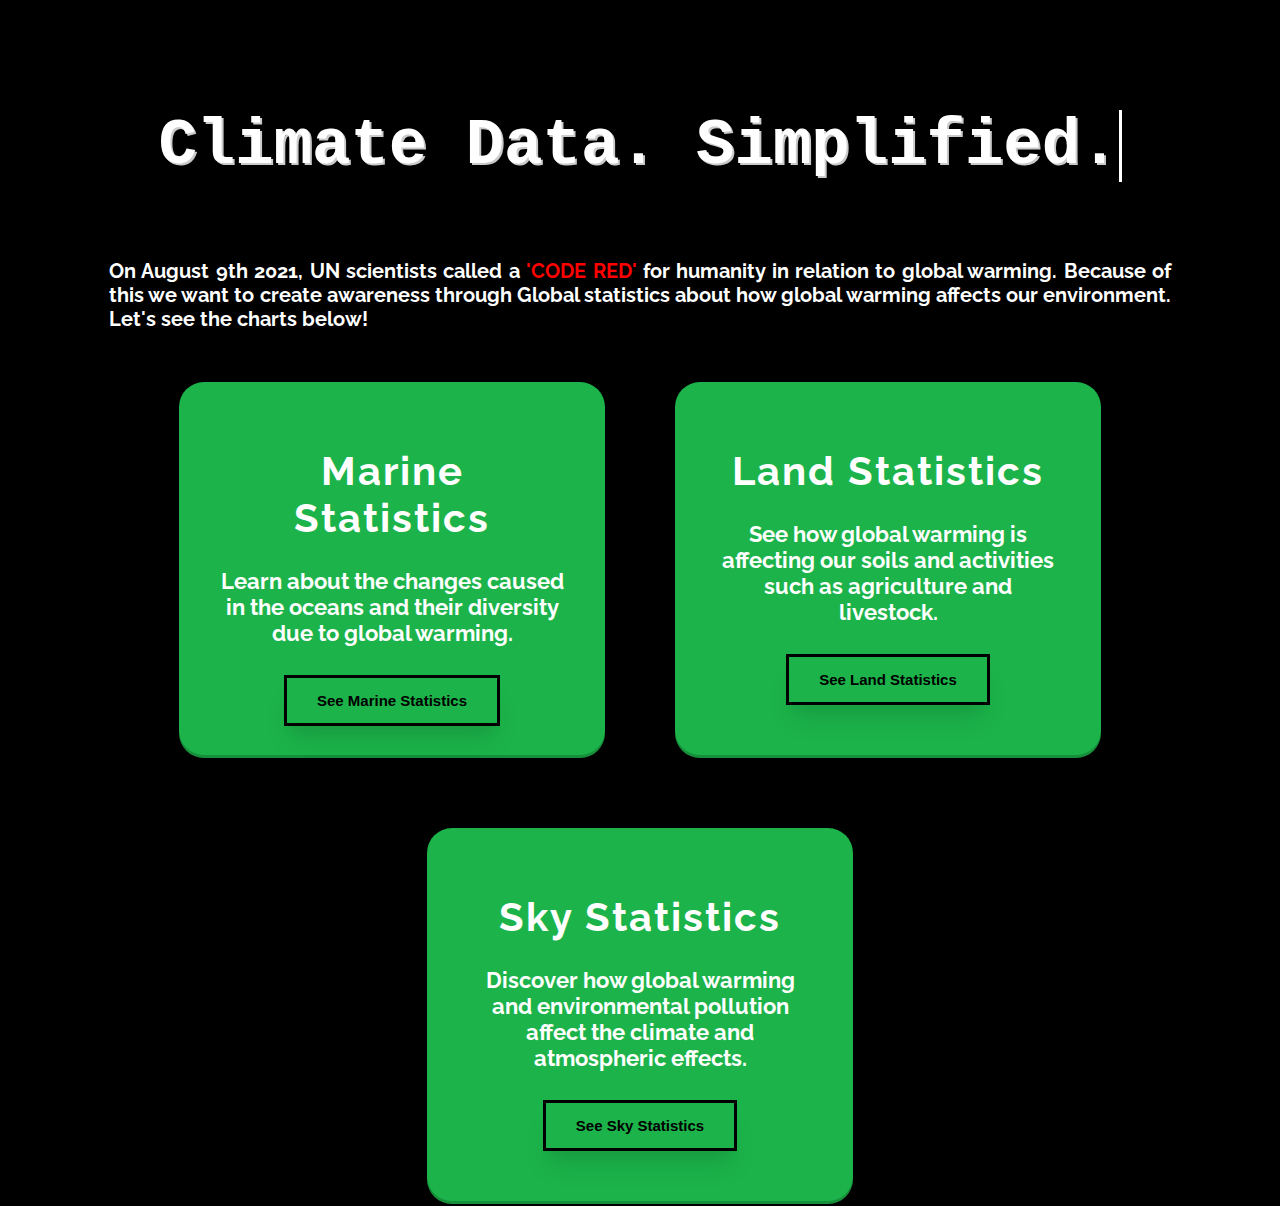
<file: Clima/index.html>
<!DOCTYPE html>
<html>
  <head>
    <link rel="stylesheet" href="style.css" />
    <link rel="preconnect" href="https://fonts.googleapis.com">
    <link rel="preconnect" href="https://fonts.gstatic.com" crossorigin>
    <link href="https://fonts.googleapis.com/css2?family=Raleway:wght@300&display=swap" rel="stylesheet">
    <link href="https://fonts.googleapis.com/css2?family=Playfair+Display:wght@400;588;676&display=swap" rel="stylesheet">
  </head>
 <!--Page body -->
<body bgcolor="black" text="white"> <meta name="viewport" content="width=device-width, initial-scale=1.0">  
   <!--Page title-->
    <h1 style="margin:60px; text-align:center; padding-top: 50px; font-size:25px; text-shadow: 2px 2px #ccc9c9" class="wrapper"><div class="typing-demo" id="welcome">Climate Data. Simplified.</div></h1>
   <!--containers/charts --> 
    <div class="container">
      <h2 style="text-align:justify;margin-left:8%;margin-right:8%">On August 9th 2021, UN scientists
         called a <font color="red">'CODE RED'</font> for humanity in relation to global warming. 
         Because of this we want to create awareness through Global statistics about how global warming
         affects our environment. Let's see the charts below&#33 
      </h2>
    <div class="card">
       
 <!--Water Section card-->
  <div class="cards" id="water"><header><h1 style="letter-spacing:2px">Marine Statistics</h1></header>
    <div><h3>Learn about the changes caused in the oceans and their diversity due to global warming.</h3></div>
    <div class="buttons"><a href="Melted Polar Ice Cap/index.html"><button>See Marine Statistics</button></a></div></div>
     <!--Land Section card-->
  <div class="cards" id="land"><header><h1 style="letter-spacing:2px">Land Statistics</h1></header>
    <div><h3>See how global warming is affecting our soils and activities such as agriculture and livestock.</h3></div>
   <!--Modal Button-->
    <div class="buttons"><a href="ClimateData/index.html"><button>See Land Statistics</button></a></div></div>
  <!--Sky Section card-->
      <div class="cards" id="sky"><header><h1 style="letter-spacing:2px">Sky Statistics</h1></header>
   <div><h3> Discover how global warming and environmental pollution affect the climate and atmospheric effects.</h3></div>
       <div class="buttons"><a href="AirQualityData/index.html"><button>See Sky Statistics</button></a></div></div>
  </div>
  </body>
  </html>
</file>
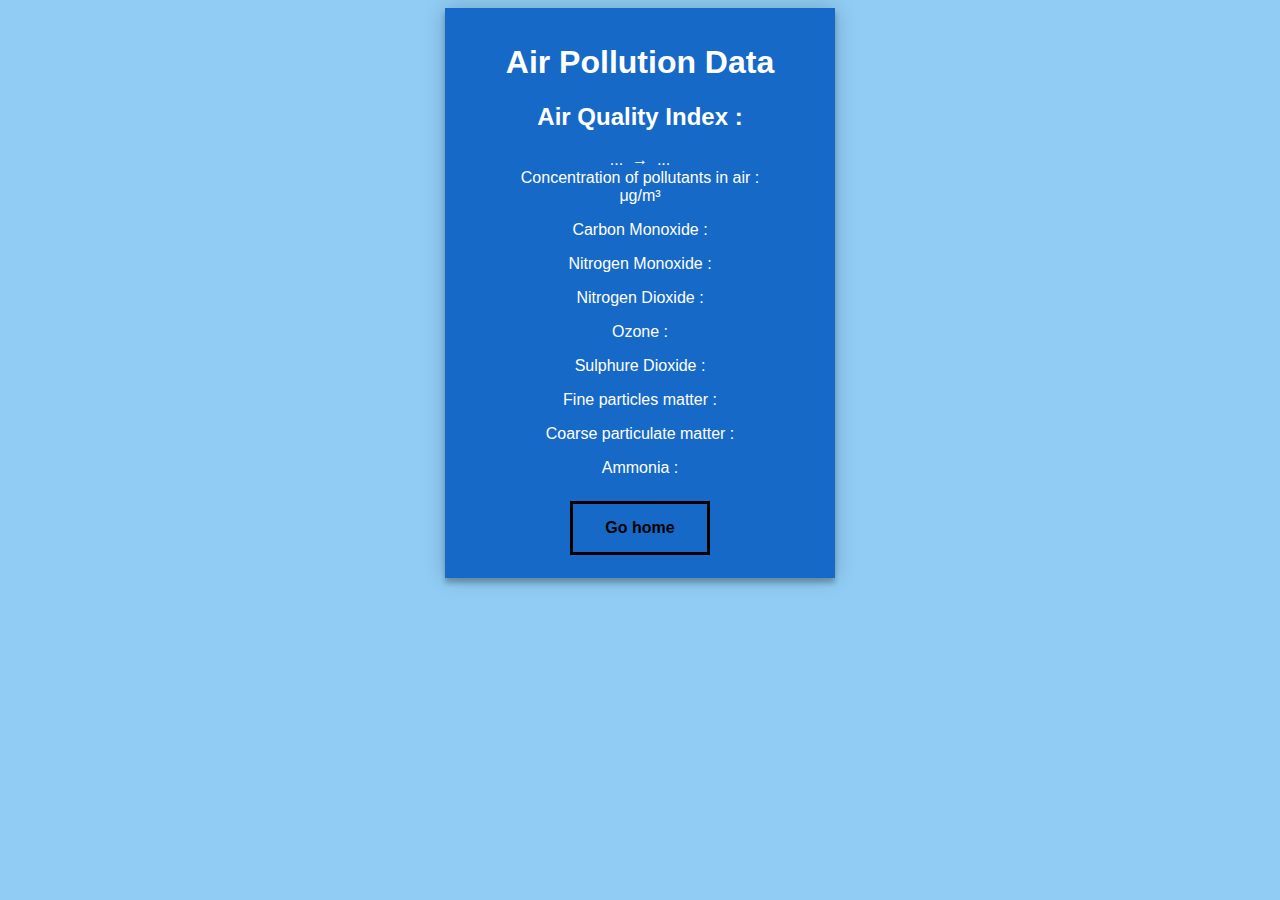
<file: Clima/AirQualityData/index.html>
<!DOCTYPE html>
<html>
<head>
	<meta charset="UTF-8">
	<meta name="viewport" content="width=device-width, initial-scale=1.0">
	<link rel="stylesheet" href="style.css" type="text/css"/>
	<!-- <link href="https://cdn.jsdelivr.net/npm/bootstrap@5.1.0/dist/css/bootstrap.min.css" rel="stylesheet" integrity="sha384-KyZXEAg3QhqLMpG8r+8fhAXLRk2vvoC2f3B09zVXn8CA5QIVfZOJ3BCsw2P0p/We" crossorigin="anonymous">
   <script src="https://cdn.jsdelivr.net/npm/bootstrap@5.1.0/dist/js/bootstrap.bundle.min.js" integrity="sha384-U1DAWAznBHeqEIlVSCgzq+c9gqGAJn5c/t99JyeKa9xxaYpSvHU5awsuZVVFIhvj" crossorigin="anonymous"></script>
	<title>Air Pollution Indicator</title> -->
	 <!-- <script src="https://cdnjs.cloudflare.com/ajax/libs/Chart.js/3.5.1/chart.min.js"></script> -->
	</head>
<body text="white">
	<div class="container">
		<h1 class="d-flex justify-content-center">Air Pollution Data</h1>
		<div class="air-info">
			<div class="d-flex justify-content-center">
			<h2 class="sub-heading">Air Quality Index :</h2>
			<span class="air-quality">...</span>
			<span class="arr">&nbsp;&rarr;&nbsp;</span>
			<span class="air-quality-status">...</span></div>
			<div class="d-flex justify-content-center">			<div class="component-container">
				<div class="row"><div class="col">Concentration of pollutants in air :</div>
				<div class="col">
					μg/m³
				  </div></div>
                 
				<div>
					<div class="row">
                      <div class="col"><p class="component-names">Carbon Monoxide :</p></div>
                      <div class="col"><span class="component-val" data-comp="co"></span></div>
					</div>
					
					
				</div>
				<div>
					<div class="row">
						<div class="col"><p class="component-names">Nitrogen Monoxide :</p></div>
						<div class="col"><span class="component-val" data-comp="no"></span>
						</div>
					</div>
				</div>
				<div>
					<div class="row"><div class="col">
						<p class="component-names">Nitrogen Dioxide :</p>

					</div>
				<div class="col">
					<span class="component-val" data-comp="no2"></span>

				</div></div>
				</div>
				<div>
					<div class="row"><div class="col">
						<p class="component-names">Ozone :</p>

					</div>
				<div class="col">
					<span class="component-val" data-comp="o3"></span>

				</div></div>
				</div>
				<div>
					<div class="row"><div class="col">
						<p class="component-names">Sulphure Dioxide :</p>
					</div>
				<div class="col">
					<span class="component-val" data-comp="so2"></span>

				</div></div>
				</div>
				<div>
<div class="row">
	<div class="col">
		<p class="component-names">Fine particles matter :</p>

	</div>
	<div class="col"><span class="component-val" data-comp="pm2_5"></span></div>
</div>					
				</div>
				<div>
					<div class="row">
                 <div class="col">
					<p class="component-names">Coarse particulate matter :</p>
                 
				 </div>
				  <div class="col">
					<span class="component-val" data-comp="pm10"></span>
				  </div>
					</div>
					
				</div>
				<div>
					<div class="row">
						<div class="col">	<p class="component-names">Ammonia :</p>
						</div>
						<div class="col">	<span class="component-val" data-comp="nh3"></span>
						</div>
						<div><a href="../index.html"><button hfrs="#">Go home</button></a></div>
					</div>
				</div>
				</div>
			</div>
		</div>
		</div>
	
	
      </div>
	  <script src="./script.js" defer></script>
</body>

</main>
</html>
</file>
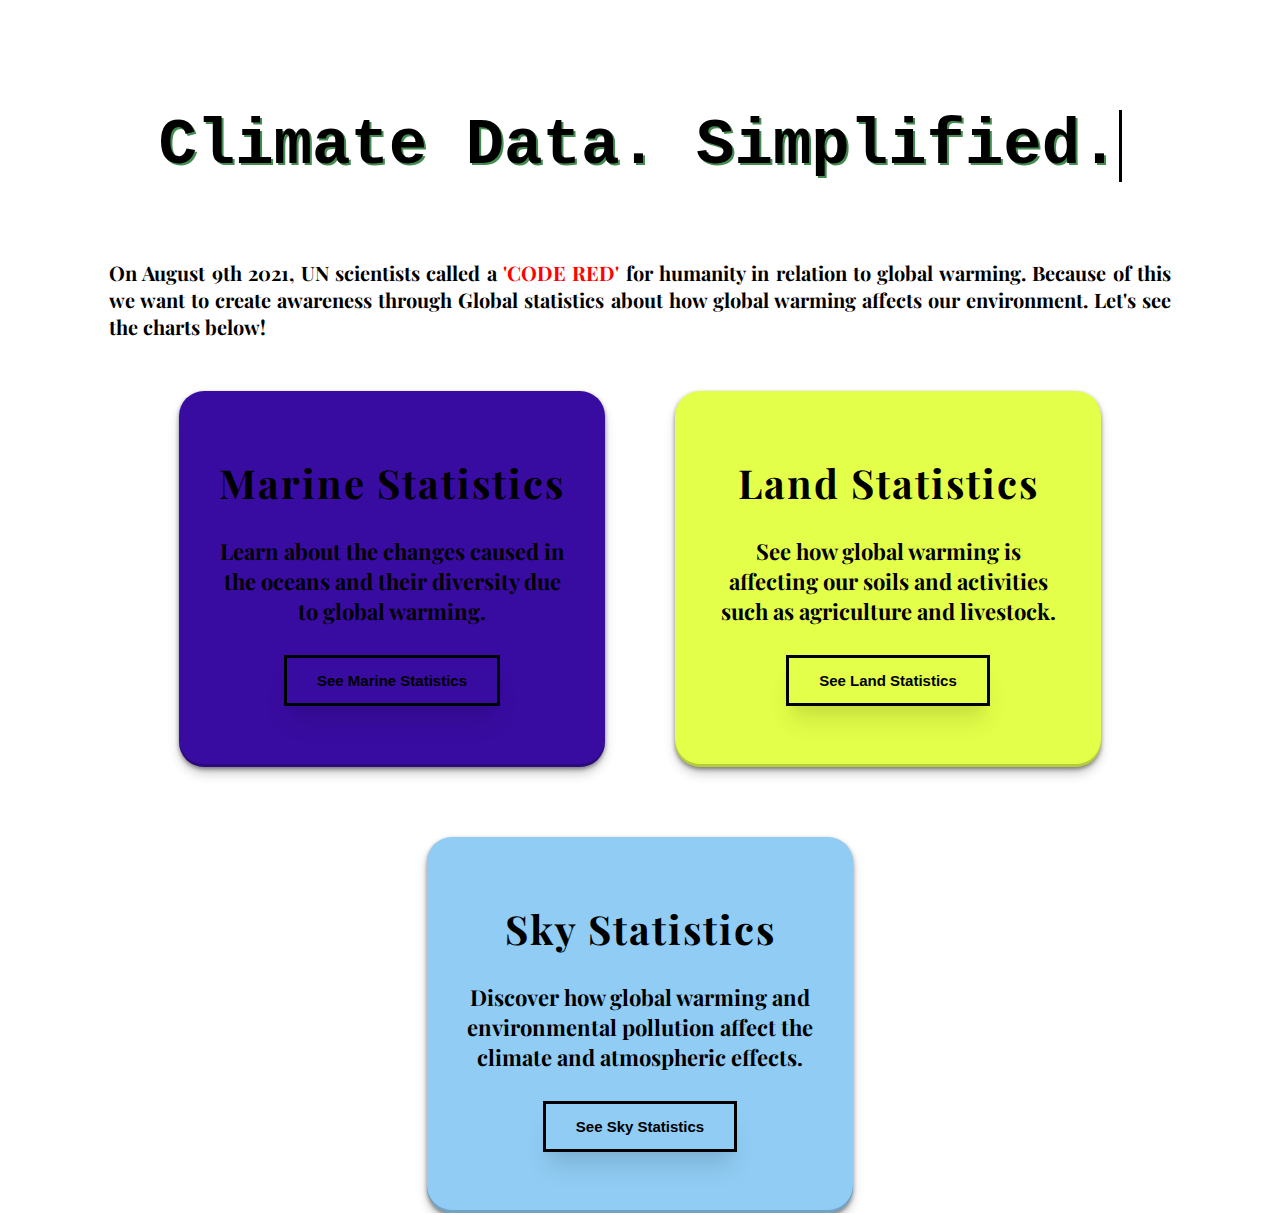
<file: Clima/api-main/index.html>
<!DOCTYPE html>
<html>
  <head>
    <link rel="stylesheet" href="style.css" />
    <link rel="preconnect" href="https://fonts.googleapis.com">
    <link rel="preconnect" href="https://fonts.gstatic.com" crossorigin>
    <link href="https://fonts.googleapis.com/css2?family=Playfair+Display:wght@600&display=swap" rel="stylesheet">
    <link rel="preconnect" href="https://fonts.googleapis.com">
<link rel="preconnect" href="https://fonts.gstatic.com" crossorigin>
<link href="https://fonts.googleapis.com/css2?family=Playfair+Display:wght@400;588;676&display=swap" rel="stylesheet">
  </head>
 <!--Page body -->
<body> <meta name="viewport" content="width=device-width, initial-scale=1.0">  
   <!--Page tittle-->
    <h1 style="margin:60px; text-align:center; padding-top: 50px; font-size:25px; text-shadow: 2px 2px #428d4f" class="wrapper"><div class="typing-demo" id="welcome">Climate Data. Simplified.</div></h1>
   <!--containers/charts --> 
    <div class="container">
      <h2 style="text-align:justify;margin-left:8%;margin-right:8%">On August 9th 2021, UN scientists called a <font color="red">'CODE RED'</font> for humanity in relation to global warming. Because of this we want to create awareness through Global statistics about how global warming affects our environment. Let's see the charts below&#33 </h2>
 
        <div class="card">
       
 <!--Water Section card-->
  <div class="cards" id="water"><header><h1 style="letter-spacing:2px">Marine Statistics</h1></header>
    <div><h3>Learn about the changes caused in the oceans and their diversity due to global warming.</h3></div>
    <div class="buttons"><a href="Melted Polar Ice Cap/index.html"><button>See Marine Statistics</button></a></div></div>
     <!--Land Section card-->
  <div class="cards" id="land"><header><h1 style="letter-spacing:2px">Land Statistics</h1></header>
    <div><h3>See how global warming is affecting our soils and activities such as agriculture and livestock.</h3></div>
   <!--Modal Button-->
    <div class="buttons"><a href="ClimateData/index.html"><button>See Land Statistics</button></a></div></div>
  <!--Sky Section card-->
      <div class="cards" id="sky"><header><h1 style="letter-spacing:2px">Sky Statistics</h1></header>
   <div><h3> Discover how global warming and environmental pollution affect the climate and atmospheric effects.</h3></div>
       <div class="buttons"><a href="AirQualityData/index.html"><button>See Sky Statistics</button></a></div></div>
  </div>
  </body>
  </html>
</file>
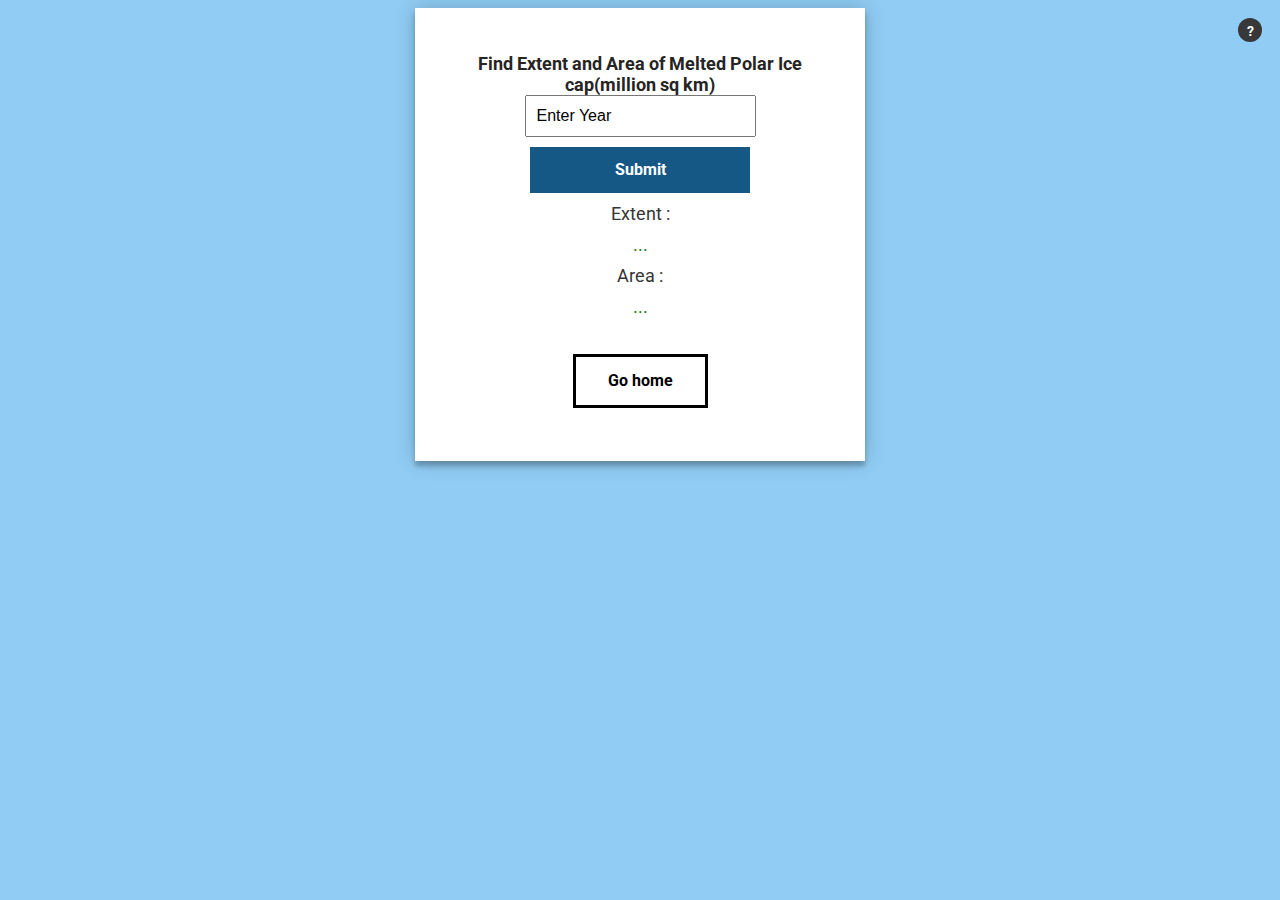
<file: Clima/Melted Polar Ice Cap/index.html>
<!DOCTYPE html>
<html lang="en">
 
<head>
    <meta charset="UTF-8">
    <meta http-equiv="X-UA-Compatible" content="IE=edge">
    <meta name="viewport" content="width=device-width, initial-scale=1.0">
    <link rel="stylesheet" href="styles.css">
    
    <link rel="preconnect" href="https://fonts.googleapis.com">
    <link rel="preconnect" href="https://fonts.gstatic.com" crossorigin>
    <link href="https://fonts.googleapis.com/css2?family=Roboto:wght@300&display=swap" rel="stylesheet">
        <title>GW</title>
</head>
<body>
    <div class="form">
     
      <h1>Find Extent and Area of Melted Polar Ice cap(million sq km)</h1>
      <input type="textbox"  id="year" class="inp" value="Enter Year" onfocus="if (this.value=='Enter Year') this.value='';"/>
    <button id="submit" class="button">Submit</button>
   <p class="mpicr"> Extent :<p class="val" id="extent">...</p>
   <p class="mpicr"> Area :<p class="val" id="area">...</p>
  </p>
 <div><br><a href="../index.html"><button hfrs="#">Go home</button></a></div>
    </div>
    <div class="help-tip">
      <p>This Data provides
        the total area and extent covered by some amount of ice, including open water between ice floes
     </p>
  </div>
      </div>

     <script src="script.js"></script>
    </body>
</html>
</file>
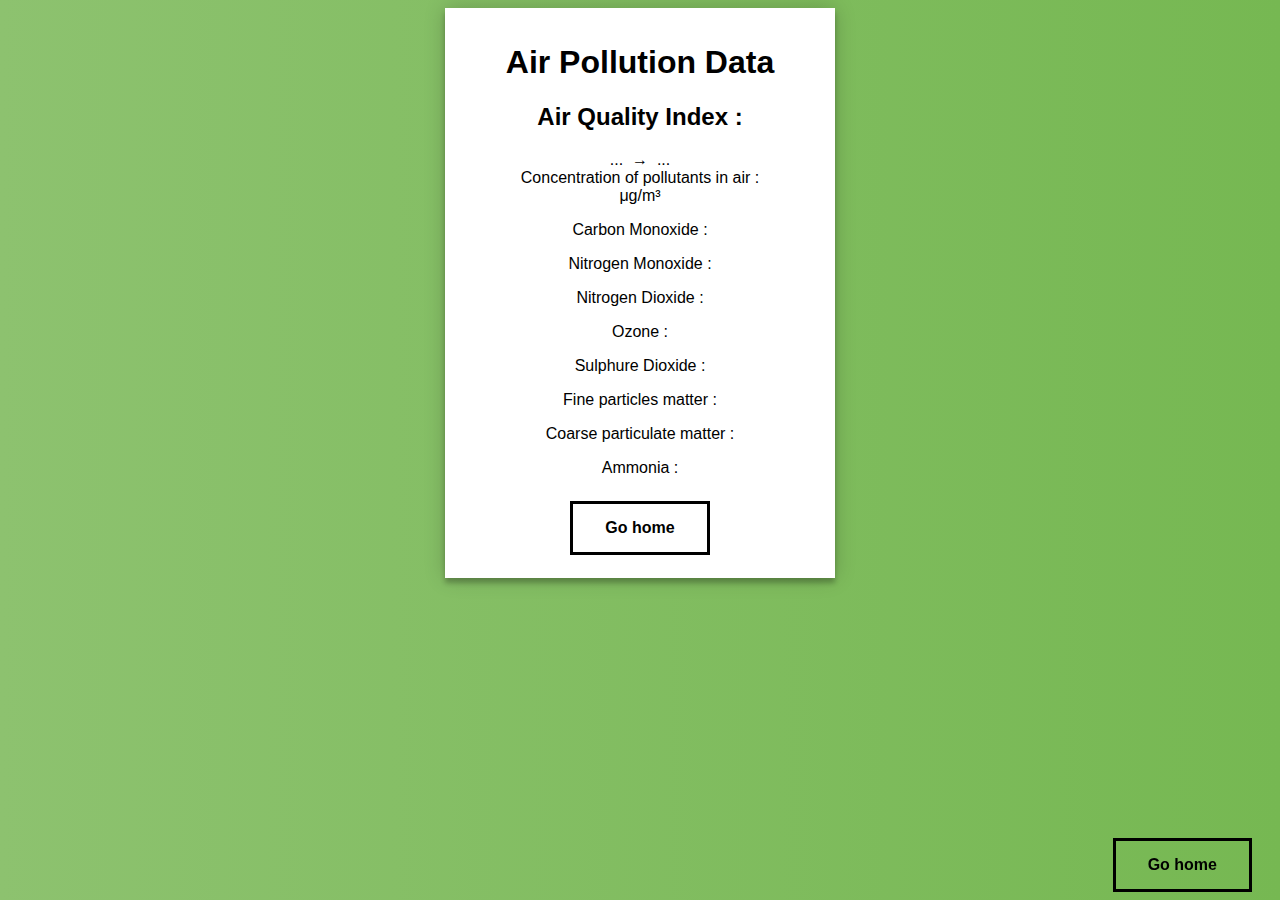
<file: Clima/api-main/AirQualityData/index.html>
<!DOCTYPE html>
<html>
<head>
	<meta charset="UTF-8">
	<meta name="viewport" content="width=device-width, initial-scale=1.0">
	<link rel="stylesheet" href="style.css" type="text/css"/>
	<!-- <link href="https://cdn.jsdelivr.net/npm/bootstrap@5.1.0/dist/css/bootstrap.min.css" rel="stylesheet" integrity="sha384-KyZXEAg3QhqLMpG8r+8fhAXLRk2vvoC2f3B09zVXn8CA5QIVfZOJ3BCsw2P0p/We" crossorigin="anonymous">
   <script src="https://cdn.jsdelivr.net/npm/bootstrap@5.1.0/dist/js/bootstrap.bundle.min.js" integrity="sha384-U1DAWAznBHeqEIlVSCgzq+c9gqGAJn5c/t99JyeKa9xxaYpSvHU5awsuZVVFIhvj" crossorigin="anonymous"></script>
	<title>Air Pollution Indicator</title> -->
	 <!-- <script src="https://cdnjs.cloudflare.com/ajax/libs/Chart.js/3.5.1/chart.min.js"></script> -->
	</head>
<body>
	<div class="container">
		<h1 class="d-flex justify-content-center">Air Pollution Data</h1>
		<div class="air-info">
			<div class="d-flex justify-content-center">
			<h2 class="sub-heading">Air Quality Index :</h2>
			<span class="air-quality">...</span>
			<span class="arr">&nbsp;&rarr;&nbsp;</span>
			<span class="air-quality-status">...</span></div>
			<div class="d-flex justify-content-center">			<div class="component-container">
				<div class="row"><div class="col">Concentration of pollutants in air :</div>
				<div class="col">
					μg/m³
				  </div></div>
                 
				<div>
					<div class="row">
                      <div class="col"><p class="component-names">Carbon Monoxide :</p></div>
                      <div class="col"><span class="component-val" data-comp="co"></span></div>
					</div>
					
					
				</div>
				<div>
					<div class="row">
						<div class="col"><p class="component-names">Nitrogen Monoxide :</p></div>
						<div class="col"><span class="component-val" data-comp="no"></span>
						</div>
					</div>
				</div>
				<div>
					<div class="row"><div class="col">
						<p class="component-names">Nitrogen Dioxide :</p>

					</div>
				<div class="col">
					<span class="component-val" data-comp="no2"></span>

				</div></div>
				</div>
				<div>
					<div class="row"><div class="col">
						<p class="component-names">Ozone :</p>

					</div>
				<div class="col">
					<span class="component-val" data-comp="o3"></span>

				</div></div>
				</div>
				<div>
					<div class="row"><div class="col">
						<p class="component-names">Sulphure Dioxide :</p>
					</div>
				<div class="col">
					<span class="component-val" data-comp="so2"></span>

				</div></div>
				</div>
				<div>
<div class="row">
	<div class="col">
		<p class="component-names">Fine particles matter :</p>

	</div>
	<div class="col"><span class="component-val" data-comp="pm2_5"></span></div>
</div>					
				</div>
				<div>
					<div class="row">
                 <div class="col">
					<p class="component-names">Coarse particulate matter :</p>
                 
				 </div>
				  <div class="col">
					<span class="component-val" data-comp="pm10"></span>
				  </div>
					</div>
					
				</div>
				<div>
					<div class="row">
						<div class="col">	<p class="component-names">Ammonia :</p>
						</div>
						<div class="col">	<span class="component-val" data-comp="nh3"></span>
						</div>
						<div><a href="../index.html"><button hfrs="#">Go home</button></a></div>
					</div>
				</div>
				</div>
			</div>
		</div>
		</div>
	
	
	 <div style="position:fixed;bottom:0px;right:20px"><a href="../index.html"><button hfrs="#">Go home</button></a></div>
      </div>
	  <script src="./script.js" defer></script>
</body>

</main>
</html>
</file>
<file: Clima/style.css>
* {
  
  font-family: 'Raleway', serif;
 }
/*Body of the page*/
.body{
  margin: 50px;
  margin-bottom:50px;
  padding: 0;
  font-size: 15px;
  font-family: 'Raleway', sans-serif;
  opacity: 0.3;
  background: rgb(8, 2, 2);
} 

/*Land, Water, and Sky Section*/
.container {
  display: flex;
  flex-direction: column;
  font-size: 70%;
  
}

.card {
  display: flex;
  justify-content: center;
  height: 500px;
  flex-wrap: wrap;
  align-content: space-between;
  flex-direction: row;
}

/* Responsive layout -change flex direction*/
@media (max-width: 800px) {
  .flex-container {
    flex-direction: column;
  }
}

.cards {
  border-radius: 25px;
  display: inline-block;
  height: 300px;
  width: 350px;
  margin: 35px;
  padding: 38px;
  box-shadow: rgba(0, 0, 0, 0.4) 0px 2px 4px, rgba(0, 0, 0, 0.3) 0px 7px 13px -3px, rgba(0, 0, 0, 0.2) 0px -3px 0px inset;
  text-align: center;
  font-size:20px;
}

h3 {
  font-size: 22px;
}
h2{
  font-size:20px;
}


/*Cards Colour*/
#land { background-color: #1cb44a;}
#water { background-color: #1cb44a; }
#sky { background-color: #1cb44a; }

/*Button-see Stats*/
.fill:hover, .fill:focus {
  box-shadow: inset 0 0 0 2em var(--hover);
}
.pulse:hover, .pulse:focus {
  -webkit-animation: pulse 1s;
          animation: pulse 1s;
  box-shadow: 0 0 0 2em rgba(255, 255, 255, 0);
}
@-webkit-keyframes pulse {
  0% {
    box-shadow: 0 0 0 0 var(--hover);
  }
}
@keyframes pulse {
  0% {
    box-shadow: 0 0 0 0 var(--hover);
  }
}
.close:hover, .close:focus {
  box-shadow: inset -3.5em 0 0 0 var(--hover), inset 3.5em 0 0 0 var(--hover);
}
.raise:hover, .raise:focus {
  box-shadow: 0 0.5em 0.5em -0.4em var(--hover);
  transform: translateY(-0.25em);
}
.up:hover, .up:focus {
  box-shadow: inset 0 -3.25em 0 0 var(--hover);
}
.slide:hover, .slide:focus {
  box-shadow: inset 6.5em 0 0 0 var(--hover);
}
.offset {
  box-shadow: 0.3em 0.3em 0 0 var(--color), inset 0.3em 0.3em 0 0 var(--color);
}
.offset:hover, .offset:focus {
  box-shadow: 0 0 0 0 var(--hover), inset 6em 3.5em 0 0 var(--hover);
}
button:hover, button:focus {
  border-color: var(--hover);
  color: #fff;
}
button {
  background: none;
  border: 3px solid;
  font: inherit;
  font-family: 'Julius Sans One', sans-serif;
  font-size:15px;
  font-weight:bold;
  line-height: 1;
  margin: 0.5em;
  padding: 1em 2em;
  transition: 0.25s;
  box-shadow: rgba(0, 0, 0, 0.1) 0px 20px 25px -5px, rgba(0, 0, 0, 0.04) 0px 10px 10px -5px;
}

@media screen and (orientation: portrait) {
  #toolbar {
    width: 100%;
  }
}
.wrapper {
   /*This part is important for centering*/
  display: flex;
  align-items: center;
  justify-content: center;
}

.typing-demo {
  width: 25ch;
  animation: typing 2s steps(30), blink .5s step-end infinite alternate;
  white-space: nowrap;
  overflow: hidden;
  border-right: 3px solid;
  font-family: monospace;
  font-size: 5vw;
}

@keyframes typing {
  from {
    width: 0
  }
}
    
@keyframes blink {
  50% {
    border-color: transparent
  }
}
</file>
<file: Clima/AirQualityData/style.css>
.container {
    display:block;
    position:relative;
    z-index: 1;
    background: #1669c7;
    max-width: 360px;
    margin: 0 auto 10px;
    padding: 15px;
    text-align: center;
    box-shadow: 0 0 20px 0 rgba(0, 0, 0, 0.2), 0 5px 5px 0 rgba(0, 0, 0, 0.24);
    
  }

/*Body of the page*/
  body {
    background: #90CCF4;
    font-family: "Roboto", sans-serif;
    -webkit-font-smoothing: antialiased;
    -moz-osx-font-smoothing: grayscale;      
  }

/* For landscape, we want the tool bar stick on the left */
@media screen and (max-width: 800px; orientation: landscape) {
  #menubar {
    position: fixed;
    width: 2.65em;
    height: 100%;
  }
  p { margin-left: 2em; }
  li + li { margin-top: .5em; }
}

/*Button-see Stats*/
.fill:hover, .fill:focus {
  box-shadow: inset 0 0 0 2em var(--hover);
}

.pulse:hover, .pulse:focus {
  -webkit-animation: pulse 1s;
          animation: pulse 1s;
  box-shadow: 0 0 0 2em rgba(255, 255, 255, 0);
}

@-webkit-keyframes pulse {
  0% {
    box-shadow: 0 0 0 0 var(--hover);
  }
}

@keyframes pulse {
  0% {
    box-shadow: 0 0 0 0 var(--hover);
  }
}
.close:hover, .close:focus {
  box-shadow: inset -3.5em 0 0 0 var(--hover), inset 3.5em 0 0 0 var(--hover);
}

.raise:hover, .raise:focus {
  box-shadow: 0 0.5em 0.5em -0.4em var(--hover);
  transform: translateY(-0.25em);
}

.up:hover, .up:focus {
  box-shadow: inset 0 -3.25em 0 0 var(--hover);
}

.slide:hover, .slide:focus {
  box-shadow: inset 6.5em 0 0 0 var(--hover);
}
.offset {
  box-shadow: 0.3em 0.3em 0 0 var(--color), inset 0.3em 0.3em 0 0 var(--color);
}
.offset:hover, .offset:focus {
  box-shadow: 0 0 0 0 var(--hover), inset 6em 3.5em 0 0 var(--hover);
}

button:hover, button:focus {
  border-color: var(--hover);
  color: #fff;
}

button {
  background: none;
  border: 3px solid;
  font: inherit;
  font-family: 'Julius Sans One', sans-serif;
  font-weight:bold;
  line-height: 1;
  margin: 0.5em;
  padding: 1em 2em;
  transition: 0.25s;
}

@media screen and (orientation: portrait) {
  #toolbar {
    width: 100%;
  }
}
</file>
<file: Clima/api-main/style.css>
* {
  
  font-family: 'Playfair Display', serif;
 }
/*Body of the page*/
.body{
  margin: 50px;
  margin-bottom:50px;
  padding: 0;
  font-size: 15px;
  font-family: 'Montserrat', sans-serif;
  opacity: 0.3;
  background: rgb(74, 228, 60);
} 

/*Land, Water, and Sky Section*/
.container {
  display: flex;
  flex-direction: column;
  font-size: 69%;
  
}

.card {
  display: flex;
  justify-content: center;
  height: 500px;
  flex-wrap: wrap;
  align-content: space-between;
  flex-direction: row;
}

/* Responsive layout -change flex direction*/
@media (max-width: 800px) {
  .flex-container {
    flex-direction: column;
  }
}

.cards {
  border-radius: 25px;
  display: inline-block;
  height: 300px;
  width: 350px;
  margin: 35px;
  padding: 38px;
  box-shadow: rgba(0, 0, 0, 0.4) 0px 2px 4px, rgba(0, 0, 0, 0.3) 0px 7px 13px -3px, rgba(0, 0, 0, 0.2) 0px -3px 0px inset;
  text-align: center;
  font-size:20px;
}

h3 {
  font-size: 22px;
}
h2{
  font-size:20px;
}


/*Cards Colour*/
#land { background-color: #e4ff49;}
#water { background-color: #390ca1; }
#sky { background-color: #90CCF4; }

/*Button-see Stats*/
.fill:hover, .fill:focus {
  box-shadow: inset 0 0 0 2em var(--hover);
}
.pulse:hover, .pulse:focus {
  -webkit-animation: pulse 1s;
          animation: pulse 1s;
  box-shadow: 0 0 0 2em rgba(255, 255, 255, 0);
}
@-webkit-keyframes pulse {
  0% {
    box-shadow: 0 0 0 0 var(--hover);
  }
}
@keyframes pulse {
  0% {
    box-shadow: 0 0 0 0 var(--hover);
  }
}
.close:hover, .close:focus {
  box-shadow: inset -3.5em 0 0 0 var(--hover), inset 3.5em 0 0 0 var(--hover);
}
.raise:hover, .raise:focus {
  box-shadow: 0 0.5em 0.5em -0.4em var(--hover);
  transform: translateY(-0.25em);
}
.up:hover, .up:focus {
  box-shadow: inset 0 -3.25em 0 0 var(--hover);
}
.slide:hover, .slide:focus {
  box-shadow: inset 6.5em 0 0 0 var(--hover);
}
.offset {
  box-shadow: 0.3em 0.3em 0 0 var(--color), inset 0.3em 0.3em 0 0 var(--color);
}
.offset:hover, .offset:focus {
  box-shadow: 0 0 0 0 var(--hover), inset 6em 3.5em 0 0 var(--hover);
}
button:hover, button:focus {
  border-color: var(--hover);
  color: #fff;
}
button {
  background: none;
  border: 3px solid;
  font: inherit;
  font-family: 'Julius Sans One', sans-serif;
  font-size:15px;
  font-weight:bold;
  line-height: 1;
  margin: 0.5em;
  padding: 1em 2em;
  transition: 0.25s;
  box-shadow: rgba(0, 0, 0, 0.1) 0px 20px 25px -5px, rgba(0, 0, 0, 0.04) 0px 10px 10px -5px;
}

@media screen and (orientation: portrait) {
  #toolbar {
    width: 100%;
  }
}
.wrapper {
   /*This part is important for centering*/
  display: flex;
  align-items: center;
  justify-content: center;
}

.typing-demo {
  width: 25ch;
  animation: typing 2s steps(30), blink .5s step-end infinite alternate;
  white-space: nowrap;
  overflow: hidden;
  border-right: 3px solid;
  font-family: monospace;
  font-size: 5vw;
}

@keyframes typing {
  from {
    width: 0
  }
}
    
@keyframes blink {
  50% {
    border-color: transparent
  }
}
</file>
<file: Clima/Melted Polar Ice Cap/styles.css>
.container {
  display: flex;
  margin-top: 220px;
}
.form {
    position:relative;
    z-index: 1;
    background: #FFFFFF;
    max-width: 360px;
    margin: 0 auto 100px;
    padding: 45px;
    text-align: center;
    box-shadow: 0 0 20px 0 rgba(0, 0, 0, 0.2), 0 5px 5px 0 rgba(0, 0, 0, 0.24);
  }
  .button {
    background-color: #155885; /* Green */
    border: none;
    color: white;
    width: 220px;
    display: block;
    padding: 15px 32px;
    text-align: center;
    text-decoration: none;
    margin: 0 auto;
    font-size: 16px;
  }
h1{
    margin: auto;
    color: #272424;
    text-align: center;
    font-size: 18px;
    
}
p{
    margin: 10px 0 0;
    color: #363636;
    text-align: center;
    font-size: 18px;
    
  }
  p.val{
      color:rgb(35, 122, 35);
  }
.inp{
    position: relative;
    font-size: 16px;
    height: auto;
    margin-bottom: 10px;
    padding: 10px;
      @include box-sizing(border-box);
}
body {
    background: #90CCF4; /* fallback for old browsers */

    font-family: "Roboto", sans-serif;
    -webkit-font-smoothing: antialiased;
    -moz-osx-font-smoothing: grayscale;      
  }


.help-tip{
    position: absolute;
    top: 18px;
    right: 18px;
    text-align: center;
    background-color: #383838;
    border-radius: 50%;
    width: 24px;
    height: 24px;
    font-size: 14px;
    line-height: 26px;
    cursor: default;
}

.help-tip:before{
    content:'?';
    font-weight: bold;
    color:#fff;
}

.help-tip:hover p{
    display:block;
    transform-origin: 100% 0%;

    -webkit-animation: fadeIn 0.3s ease-in-out;
    animation: fadeIn 0.3s ease-in-out;

}

.help-tip p{    /* The tooltip */
    display: none;
    text-align: left;
    background-color: #1E2021;
    padding: 20px;
    width: 300px;
    position: absolute;
    border-radius: 3px;
    box-shadow: 1px 1px 1px rgba(0, 0, 0, 0.2);
    right: -4px;
    color: #FFF;
    font-size: 13px;
    line-height: 1.4;
}

.help-tip p:before{ /* The pointer of the tooltip */
    position: absolute;
    content: '';
    width:0;
    height: 0;
    border:6px solid transparent;
    border-bottom-color:#1E2021;
    right:10px;
    top:-12px;
}

.help-tip p:after{ /* Prevents the tooltip from being hidden */
    width:100%;
    height:40px;
    content:'';
    position: absolute;
    top:-40px;
    left:0;
}

/* CSS animation */

@-webkit-keyframes fadeIn {
    0% { 
        opacity:0; 
        transform: scale(0.6);
    }

    100% {
        opacity:100%;
        transform: scale(1);
    }
}

@keyframes fadeIn {
    0% { opacity:0; }
    100% { opacity:100%; }
}
button:hover, button:focus {
    border-color: var(--hover);
    color: #fff;
  }
  
  button {
      
    background: none;
    border: 3px solid;
    font: inherit;
    font-weight:bold;
    line-height: 1;
    margin: 0.5em;
    padding: 1em 2em;
    transition: 0.25s;
  }
</file>
<file: Clima/api-main/AirQualityData/style.css>
.container {
    display:block;
    position:relative;
    z-index: 1;
    background: #FFFFFF;
    max-width: 360px;
    margin: 0 auto 10px;
    padding: 15px;
    text-align: center;
    box-shadow: 0 0 20px 0 rgba(0, 0, 0, 0.2), 0 5px 5px 0 rgba(0, 0, 0, 0.24);
    
  }

/*Body of the page*/
  body {
    background: #76b852; /* fallback for old browsers */
    background: -webkit-linear-gradient(right, #76b852, #8DC26F);
    background: -moz-linear-gradient(right, #76b852, #8DC26F);
    background: -o-linear-gradient(right, #76b852, #8DC26F);
    background: linear-gradient(to left, #76b852, #8DC26F);
    font-family: "Roboto", sans-serif;
    -webkit-font-smoothing: antialiased;
    -moz-osx-font-smoothing: grayscale;      
  }

/* For landscape, we want the tool bar stick on the left */
@media screen and (max-width: 800px; orientation: landscape) {
  #menubar {
    position: fixed;
    width: 2.65em;
    height: 100%;
  }
  p { margin-left: 2em; }
  li + li { margin-top: .5em; }
}

/*Button-see Stats*/
.fill:hover, .fill:focus {
  box-shadow: inset 0 0 0 2em var(--hover);
}

.pulse:hover, .pulse:focus {
  -webkit-animation: pulse 1s;
          animation: pulse 1s;
  box-shadow: 0 0 0 2em rgba(255, 255, 255, 0);
}

@-webkit-keyframes pulse {
  0% {
    box-shadow: 0 0 0 0 var(--hover);
  }
}

@keyframes pulse {
  0% {
    box-shadow: 0 0 0 0 var(--hover);
  }
}
.close:hover, .close:focus {
  box-shadow: inset -3.5em 0 0 0 var(--hover), inset 3.5em 0 0 0 var(--hover);
}

.raise:hover, .raise:focus {
  box-shadow: 0 0.5em 0.5em -0.4em var(--hover);
  transform: translateY(-0.25em);
}

.up:hover, .up:focus {
  box-shadow: inset 0 -3.25em 0 0 var(--hover);
}

.slide:hover, .slide:focus {
  box-shadow: inset 6.5em 0 0 0 var(--hover);
}
.offset {
  box-shadow: 0.3em 0.3em 0 0 var(--color), inset 0.3em 0.3em 0 0 var(--color);
}
.offset:hover, .offset:focus {
  box-shadow: 0 0 0 0 var(--hover), inset 6em 3.5em 0 0 var(--hover);
}

button:hover, button:focus {
  border-color: var(--hover);
  color: #fff;
}

button {
  background: none;
  border: 3px solid;
  font: inherit;
  font-family: 'Julius Sans One', sans-serif;
  font-weight:bold;
  line-height: 1;
  margin: 0.5em;
  padding: 1em 2em;
  transition: 0.25s;
}

@media screen and (orientation: portrait) {
  #toolbar {
    width: 100%;
  }
}
</file>
